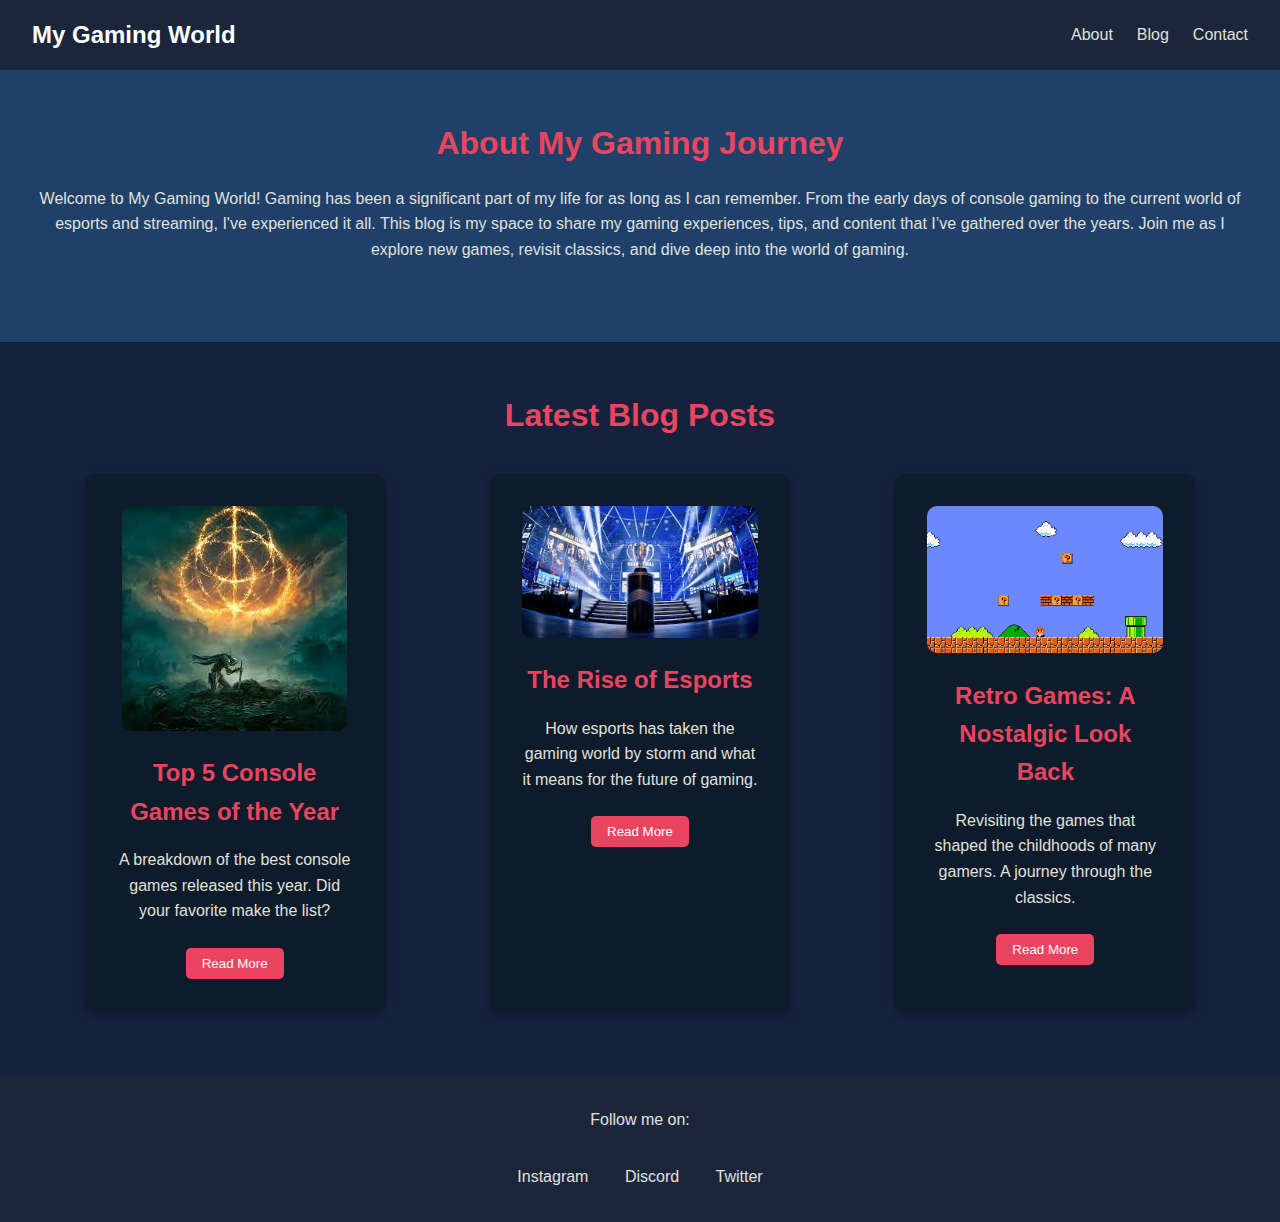
<file: index.html>
<!DOCTYPE html>
<html lang="en">

<head>
    <meta charset="UTF-8">
    <meta name="viewport" content="width=device-width, initial-scale=1.0">
    <title>My Gaming World</title>
    <link rel="stylesheet" href="styles.css">
</head>

<body>
    <!-- Navigation -->
    <nav>
        <div class="logo">My Gaming World</div>
        <ul>
            <li><a href="#about">About</a></li>
            <li><a href="#blog">Blog</a></li>
            <li><a href="contact.html">Contact</a></li>
        </ul>
    </nav>

    <!-- Main Content -->
    <main>
        <!-- About Section -->
        <section id="about" class="section">
            <h1>About My Gaming Journey</h1>
            <p>
                Welcome to My Gaming World! Gaming has been a significant part of my life for as long as I can remember. From the early days of console gaming to the current world of esports and streaming, I've experienced it all. This blog is my space to share my gaming experiences, tips, and content that I’ve gathered over the years. Join me as I explore new games, revisit classics, and dive deep into the world of gaming.
            </p>
        </section>

        <!-- Blog Section -->
        <section id="blog" class="section">
            <h1>Latest Blog Posts</h1>
            <div class="blog-container">
                <div class="blog-item">
                    <img src="images/console.jpeg" alt="Console Gaming">
                    <h2>Top 5 Console Games of the Year</h2>
                    <p>A breakdown of the best console games released this year. Did your favorite make the list?</p>
                    <button class="homebtn"><a target="_blank" 
href="https://newzoo.com/resources/rankings/top-ps5-games">Read More</a></button>
                </div>
                <div class="blog-item">
                    <img src="images/esports.jpeg" alt="Esports">
                    <h2>The Rise of Esports</h2>
                    <p>How esports has taken the gaming world by storm and what it means for the future of gaming.</p>
                    <button class="homebtn"><a target="_blank" href="https://liquipedia.net/">Read More</a></button>
                </div>
                <div class="blog-item">
                    <img src="images/retro.jpeg" alt="Retro Gaming">
                    <h2>Retro Games: A Nostalgic Look Back</h2>
                    <p>Revisiting the games that shaped the childhoods of many gamers. A journey through the classics.</p>
                    <button class="homebtn"><a target="_blank" href="https://www.retrogames.cz/">Read More</a></button>
                </div>
            </div>
        </section>
    </main>

    <!-- Footer Section -->
    <footer>
        <p>Follow me on:</p>
        <div class="social-links">
            <a href="https://www.instagram.com/parikshit_singh_padiyar/">Instagram</a>
            <a href="https://discord.com/invite/FEBVPXSx">Discord</a>
            <a href="https://x.com/Knight_Padiyar">Twitter</a>
        </div>
    </footer>
</body>

</html>
</file>
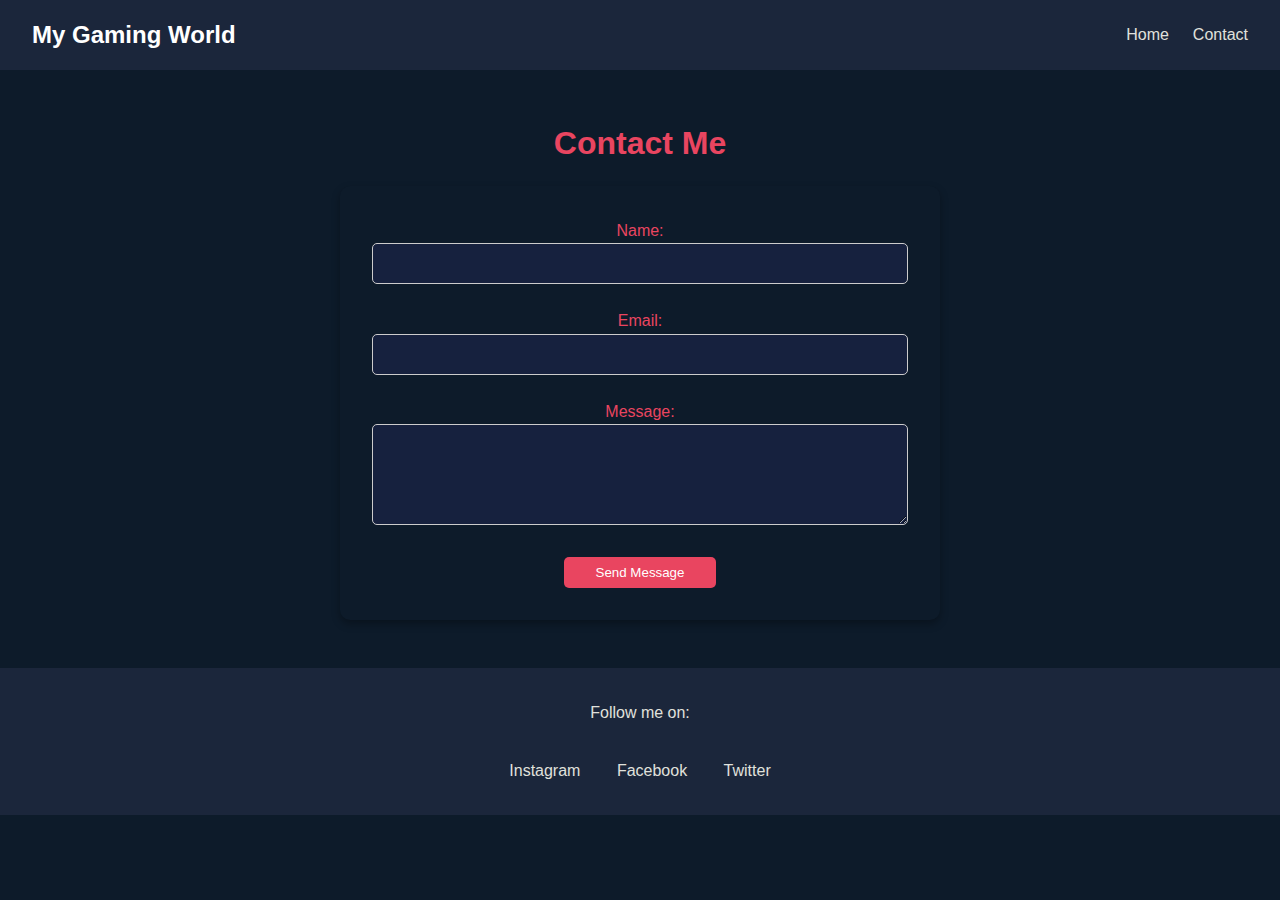
<file: contact.html>
<!DOCTYPE html>
<html lang="en">

<head>
    <meta charset="UTF-8">
    <meta name="viewport" content="width=device-width, initial-scale=1.0">
    <title>Contact Me - My Gaming World</title>
    <link rel="stylesheet" href="styles.css">
</head>

<body>
    <!-- Navigation -->
    <nav>
        <div class="logo">My Gaming World</div>
        <ul>
            <li><a href="index.html">Home</a></li>
            <li><a href="contact.html">Contact</a></li>
        </ul>
    </nav>

    <!-- Contact Page -->
    <main>
        <section id="contact" class="section">
            <h1>Contact Me</h1>
            <form action="https://formbold.com/s/oyNNN" method="POST">
                <div>
                    <label for="name">Name:</label>
                    <input type="text" id="name" name="name" required>
                </div>
                <div>
                    <label for="email">Email:</label>
                    <input type="email" id="email" name="email" required>
                </div>
                <div>
                    <label for="message">Message:</label>
                    <textarea id="message" name="message" rows="5" required></textarea>
                </div>
                <button type="submit">Send Message</button>
            </form>
        </section>
    </main>

    <!-- Footer Section -->
    <footer>
        <p>Follow me on:</p>
        <div class="social-links">
            <a href="#">Instagram</a>
            <a href="#">Facebook</a>
            <a href="#">Twitter</a>
        </div>
    </footer>
</body>

</html>
</file>
<file: styles.css>
* {
    margin: 0;
    padding: 0;
    box-sizing: border-box;
}

body {
    font-family: 'Arial', sans-serif;
    background-color: #0d1b2a;
    color: #e0e1dd;
    line-height: 1.6;
}

nav {
    display: flex;
    justify-content: space-between;
    align-items: center;
    padding: 1rem 2rem;
    background-color: #1b263b;
    color: #fff;
}

nav .logo {
    font-size: 1.5rem;
    font-weight: bold;
}

nav ul {
    list-style: none;
    display: flex;
}

nav ul li {
    margin-left: 1.5rem;
}

nav ul li a {
    color: #e0e1dd;
    text-decoration: none;
    transition: color 0.3s ease;
}

nav ul li a:hover {
    color: #6b7aa1;
}

.section {
    padding: 3rem 2rem;
    text-align: center;
}

#about {
    background-color: #1f4068;
}

#blog {
    background-color: #16213e;
}

h1 {
    margin-bottom: 1rem;
    color: #e94560;
    font-family: 'Orbitron', sans-serif;
}

p {
    margin-bottom: 2rem;
    font-family: 'Roboto', sans-serif;
}

.blog-container {
    display: flex;
    justify-content: space-around;
    flex-wrap: wrap;
}

.blog-item {
    background-color: #0d1b2a;
    border-radius: 10px;
    padding: 2rem;
    box-shadow: 0 4px 8px rgba(0, 0, 0, 0.3);
    margin: 1rem;
    width: 300px;
    text-align: center;
    transition: transform 0.3s ease;
}

.blog-item:hover {
    transform: scale(1.05);
}

.blog-item img {
    max-width: 100%;
    border-radius: 10px;
    margin-bottom: 1rem;
}

.blog-item h2 {
    margin-bottom: 1rem;
    color: #e94560;
    font-family: 'Orbitron', sans-serif;
}

.blog-item p {
    margin-bottom: 1.5rem;
    font-family: 'Roboto', sans-serif;
}

button {
    padding: 0.5rem 1rem;
    border: none;
    background-color: #e94560;
    color: #fff;
    border-radius: 5px;
    cursor: pointer;
    transition: background-color 0.3s ease;
}

button:hover {
    background-color: #d72350;
}

footer {
    background-color: #1b263b;
    color: #e0e1dd;
    padding: 2rem;
    text-align: center;
}

footer .social-links a {
    color: #e0e1dd;
    margin: 0 1rem;
    text-decoration: none;
    transition: color 0.3s ease;
}

footer .social-links a:hover {
    color: #6b7aa1;
}

#subscribe {
    margin-top: 1rem;
}

#subscribe input {
    padding: 0.5rem;
    border-radius: 5px;
    border: 1px solid #ccc;
    margin-right: 0.5rem;
}

form {
    display: flex;
    flex-direction: column;
    max-width: 600px;
    margin: 0 auto;
    padding: 2rem;
    background-color: #0d1b2a;
    border-radius: 10px;
    box-shadow: 0 4px 8px rgba(0, 0, 0, 0.3);
}

form div {
    margin-bottom: 1.5rem;
}

form label {
    margin-bottom: 0.5rem;
    color: #e94560;
}

form input, form textarea {
    padding: 0.75rem;
    border: 1px solid #ccc;
    border-radius: 5px;
    width: 100%;
    background-color: #16213e;
    color: #e0e1dd;
}

form button {
    width: fit-content;
    padding: 0.5rem 2rem;
    margin: 0 auto;
    background-color: #e94560;
    color: #fff;
    border: none;
    border-radius: 5px;
    cursor: pointer;
    transition: background-color 0.3s ease;
}

form button:hover {
    background-color: #d72350;
}

/* Responsive Design */
@media (max-width: 768px) {
    .blog-container {
        flex-direction: column;
        align-items: center;
    }

    nav ul {
        flex-direction: column;
        margin-top: 1rem;
    }

    nav ul li {
        margin: 0.5rem 0;
    }
}
.homebtn a{
    text-decoration: none;
    color: #fff;
}
</file>
